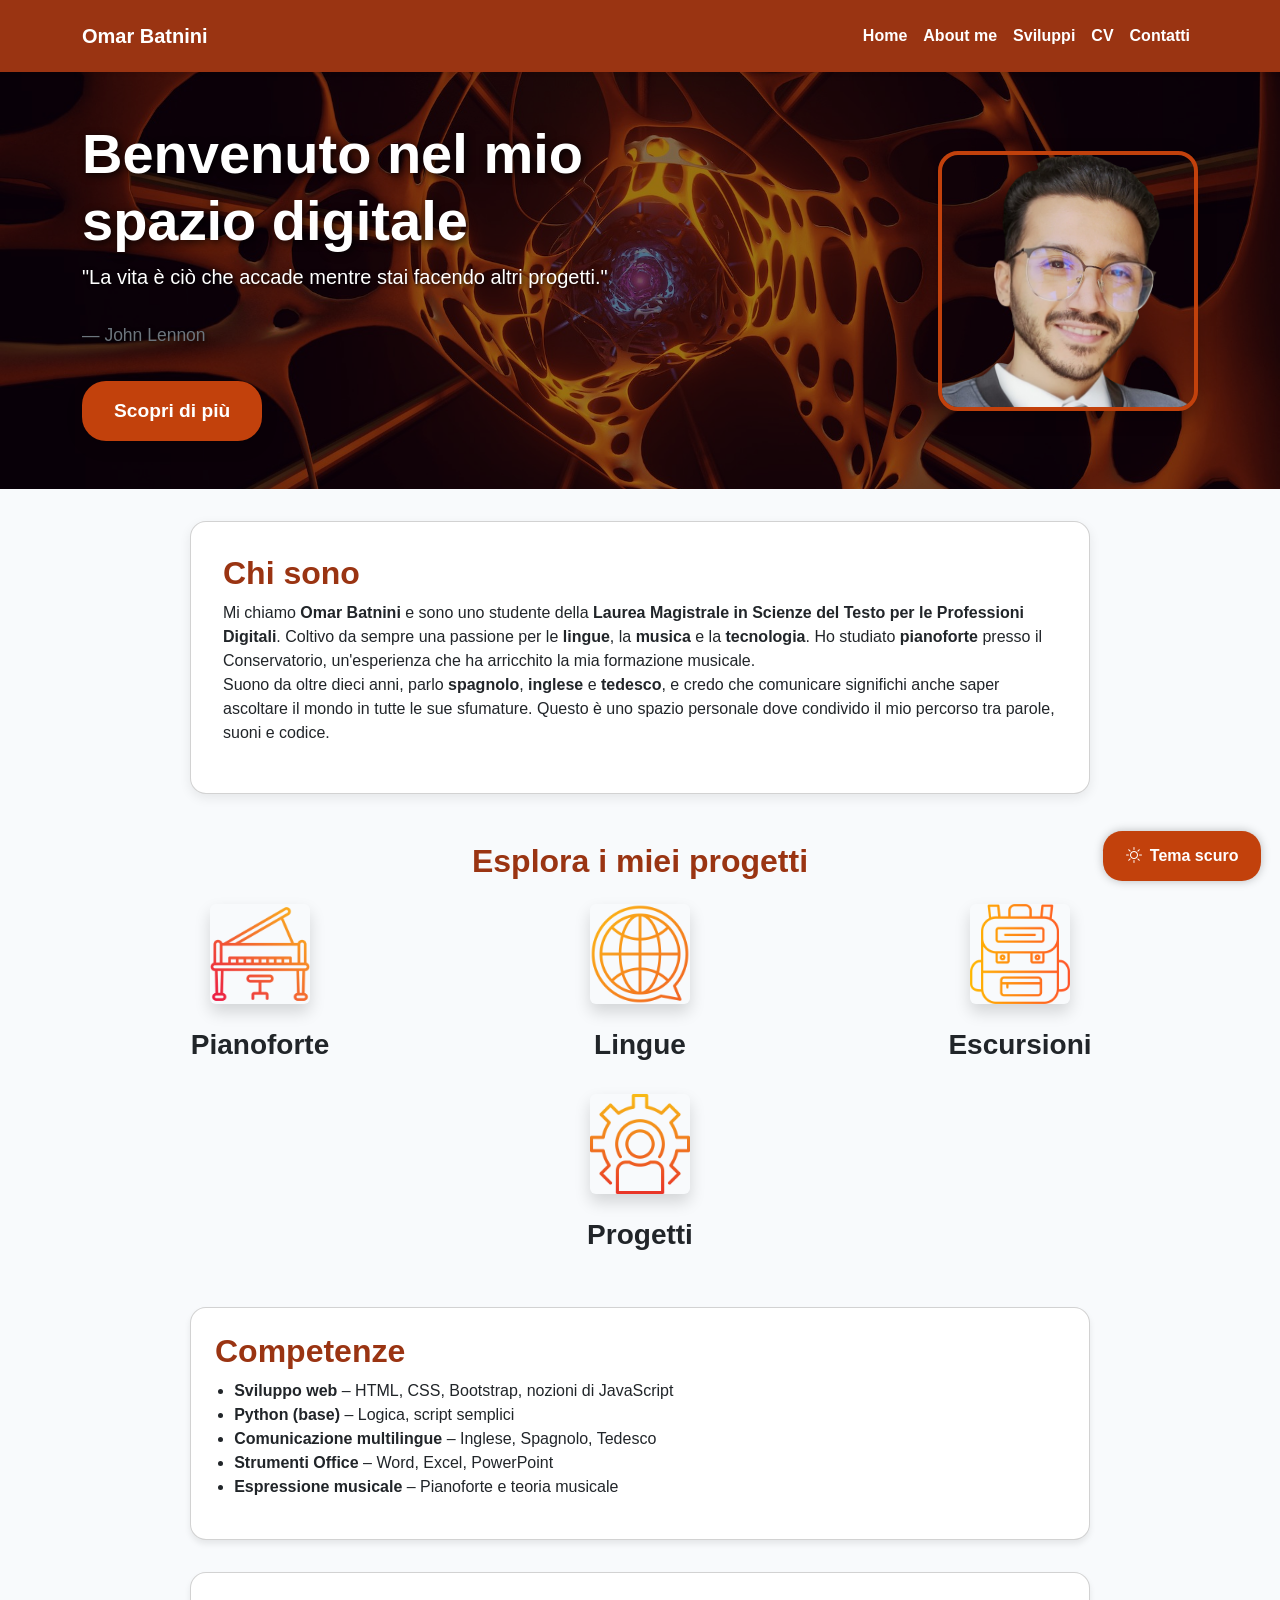
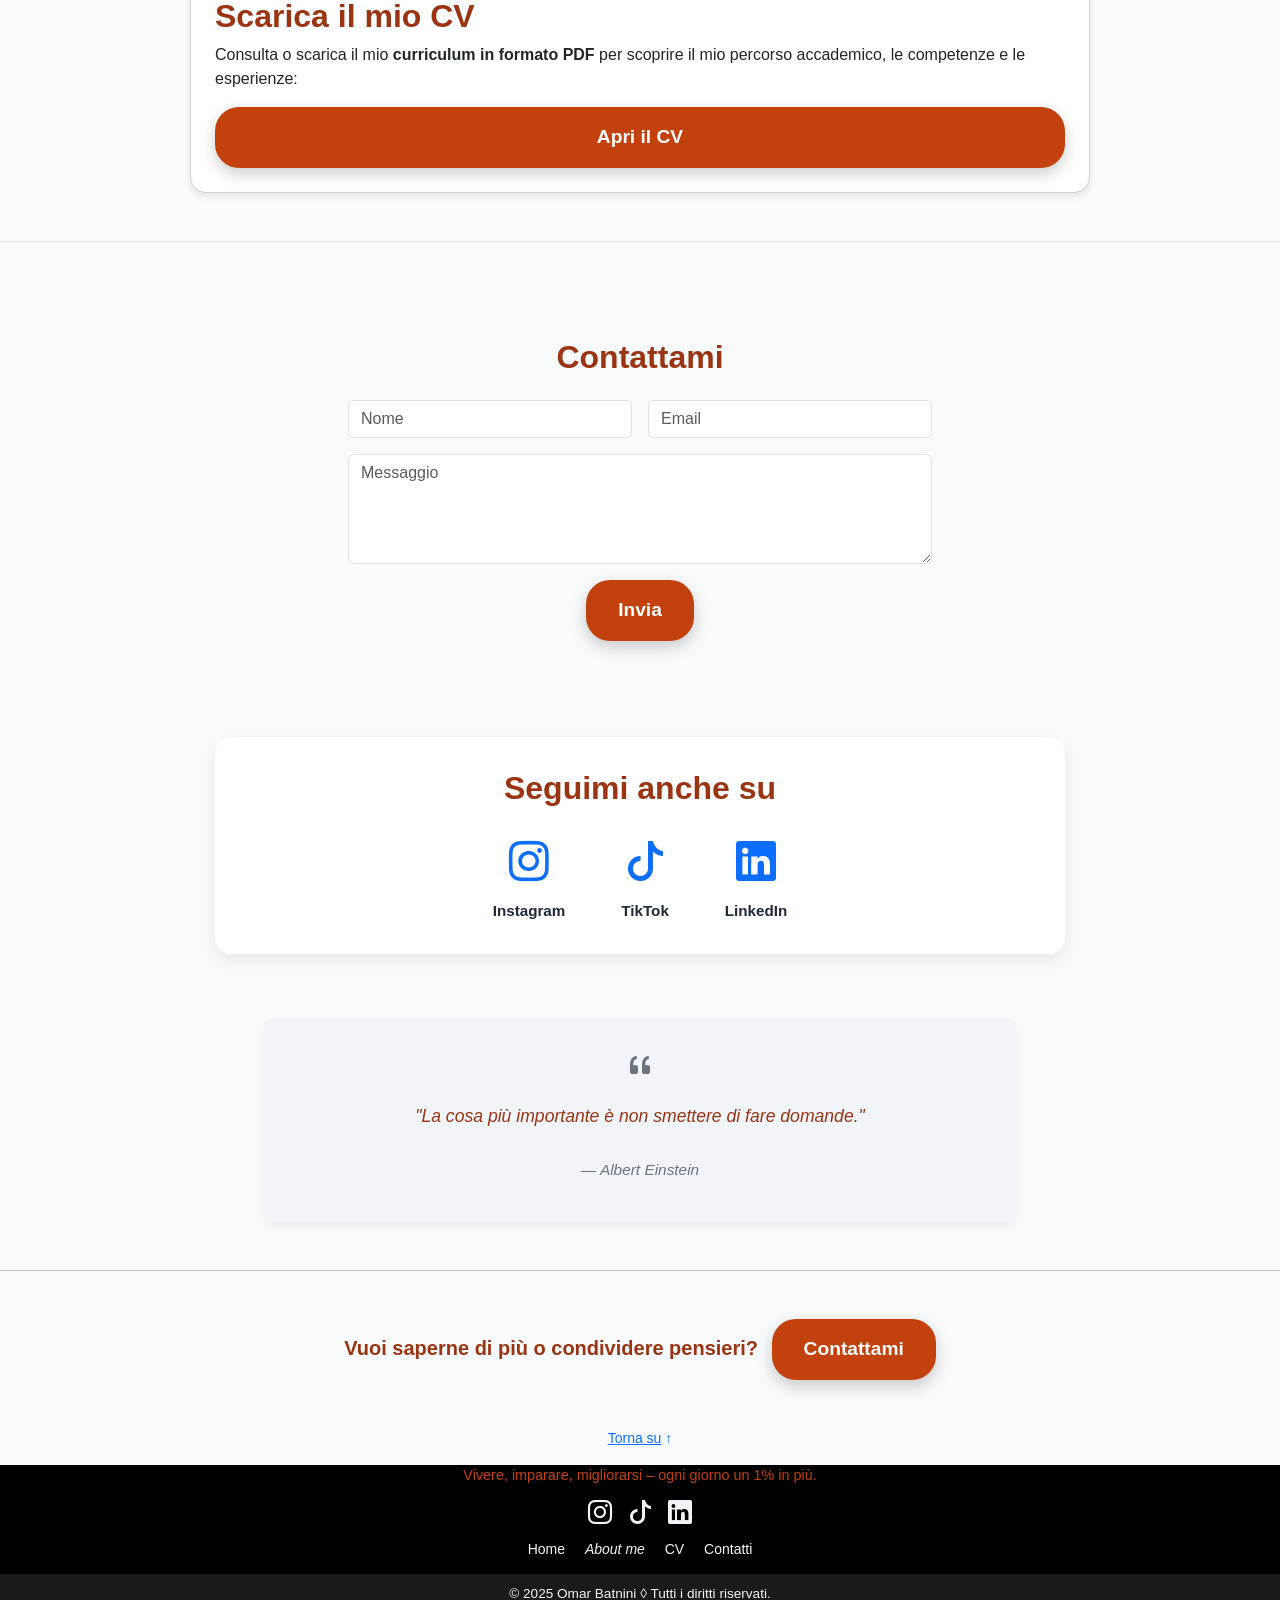
<file: index.html>
<!DOCTYPE html>
<html lang="it">
<head>
<!-- Meta Tags -->
  <meta charset="UTF-8">
  <meta http-equiv="X-UA-Compatible" content="IE=edge">
  <meta name="viewport" content="width=device-width, initial-scale=1">
  <meta http-equiv="Content-Security-Policy" content="default-src 'self'; img-src 'self' data: https:; script-src 'self' https://cdn.jsdelivr.net; style-src 'self' 'unsafe-inline' https://cdn.jsdelivr.net https://cdnjs.cloudflare.com https://fonts.googleapis.com; font-src 'self' https://cdn.jsdelivr.net https://cdnjs.cloudflare.com https://fonts.gstatic.com; connect-src 'self' https:; base-uri 'self'; form-action 'self';">
  <meta name="description" content="Portfolio di uno studente LM-43: carriera accademica, progetti digitali, musica, lingue e sviluppo web.">
  <meta name="keywords" content="Studente LM-43, Scienze del testo, Portfolio, Web Development, Lingue, Musica, Python, HTML, CSS">
  <title>Portfolio – Omar Batnini</title>
<!-- Bootstrap & Icons -->
  <link href="https://cdn.jsdelivr.net/npm/bootstrap@5.3.3/dist/css/bootstrap.min.css" rel="stylesheet">
  <link rel="stylesheet" href="https://cdn.jsdelivr.net/npm/bootstrap-icons@1.11.3/font/bootstrap-icons.min.css">
  <link rel="stylesheet" href="css/style.css">

<!-- Favicon O con fulmine e link per adattare a schermi e device -->
  <link rel="apple-touch-icon" sizes="180x180" href="/apple-touch-icon.png">
  <link rel="icon" type="image/png" sizes="32x32" href="/favicon-32x32.png">
  <link rel="icon" type="image/png" sizes="16x16" href="/favicon-16x16.png">
  <link rel="manifest" href="/site.webmanifest">
  <link rel="icon" href="/favicons/favicon.ico" type="image/x-icon">

<!--Libreria open-source Font awesome per icone-->
  <link rel="stylesheet" href="https://cdnjs.cloudflare.com/ajax/libs/font-awesome/6.4.0/css/all.min.css">

<!-- Google Fonts -->
  <link rel="preconnect" href="https://fonts.googleapis.com">
  <link rel="preconnect" href="https://fonts.gstatic.com" crossorigin>
  <link href="https://fonts.googleapis.com/css2?family=Inter:wght@400;700&display=swap" rel="stylesheet">

<!-- OG Tags -->
  <meta property="og:title" content="Portfolio - Omar Batnini">
  <meta property="og:site_name" content="Portfolio accademico di Omar Batnini">
  <meta property="og:url" content="https://omar_batnini.it">
  <meta property="og:description" content="Lingue, web design, contenuti multimediali e musica. Un percorso creativo e digitale.">
  <meta property="og:type" content="website">
  <meta property="og:image" content="https://omar_batnini.it/preview.jpg">

<!--libreria AOS per animazioni -->
  <link href="https://cdn.jsdelivr.net/npm/aos@2.3.4/dist/aos.css" rel="stylesheet">
  <script src="js/theme-init.js" defer></script>
</head>

<body id="top" data-bs-spy="scroll" data-bs-target="#navbar" data-bs-offset="70" tabindex="0">
<!-- Bottone Dark Mode -->
    <button id="theme-toggle" class="d-flex align-items-center ms-3">
        <i class="bi bi-brightness-high me-2"></i>
        <span class="theme-label">Tema scuro</span>
    </button>
<!-- Navbar -->
<nav id="navbar" class="navbar navbar-expand-lg navbar-light shadow-sm py-3">
  <div class="container">

    <!-- Brand -->
    <a class="navbar-brand fw-bold" href="index.html#hero">Omar Batnini</a>

    <!-- Bottone hamburger -->
    <button class="navbar-toggler  ms-auto" type="button" data-bs-toggle="collapse" data-bs-target="#navbarNav">
      <span class="navbar-toggler-icon"></span>
    </button>

    <!-- Menu navigazione -->
    <div class="collapse navbar-collapse justify-content-end" id="navbarNav">
      <ul class="navbar-nav">
        <li class="nav-item"><a class="nav-link" href="index.html#hero">Home</a></li>
        <li class="nav-item"><a class="nav-link" href="index.html#bio">About me</a></li>
        <li class="nav-item"><a class="nav-link" href="index.html#progetti-interattivi">Sviluppi</a></li>
        <li class="nav-item"><a class="nav-link" href="index.html#cv">CV</a></li>
        <li class="nav-item"><a class="nav-link" href="index.html#contatti">Contatti</a></li>
      </ul>
    </div>

  </div>
</nav>

<main>

<!-- Hero Section -->
<section id="hero" class="py-5 hero-section text-center">
  <div class="container">
    <div class="row align-items-center">
      <div class="col-md-6 text-md-start order-2 order-md-1">
        <h1 class="display-4 fw-bold">Benvenuto nel mio spazio digitale</h1>
        <p class="lead" id="hero-quote"></p>
        <a href="#bio" class="btn btn-outline-orange mt-3">Scopri di più</a>
      </div>
      <div class="col-md-6 text-center text-md-end order-1 order-md-2">
        <img src="./img/home/profile-pic.png" alt="Foto di Omar Batnini, studente di LM-43, pianista e responsabile del sito" class="profile-pic" loading="lazy" fetchpriority="high">
      </div>
    </div>
  </div>
</section>

<!-- Sezione Bio -->
<section id="bio" class="card">
  <h2>Chi sono</h2>
  <p>
    Mi chiamo <strong>Omar Batnini</strong> e sono uno studente della <strong>Laurea Magistrale in Scienze del Testo per le Professioni Digitali</strong>. Coltivo da sempre una passione per le <strong>lingue</strong>, la <strong>musica</strong> e la <strong>tecnologia</strong>. Ho studiato <strong>pianoforte</strong> presso il Conservatorio, un'esperienza che ha arricchito la mia formazione musicale.
    <br>
    Suono da oltre dieci anni, parlo <strong>spagnolo</strong>, <strong>inglese</strong> e <strong>tedesco</strong>, e credo che comunicare significhi anche saper ascoltare il mondo in tutte le sue sfumature. Questo è uno spazio personale dove condivido il mio percorso tra parole, suoni e codice.
  </p>
</section>

<section id="progetti-interattivi" class="container my-5">
  <h2 class="text-center fw-bold mb-4">Esplora i miei progetti</h2>
  <div class="row g-4 justify-content-center">
    <div class="col-md-4 text-center">
      <a href="piano.html" class="text-decoration-none">
        <img src="img/home/icona_piano.png" class="img-fluid rounded shadow icon-style" alt="Icona stilizzata di un pianoforte" loading="lazy">
        <h3 class="mt-2 text-dark">Pianoforte</h3>
      </a>
    </div>
    <div class="col-md-4 text-center">
      <a href="lingue.html" class="text-decoration-none">
        <img src="img/home/icona_lingue.png" class="img-fluid rounded shadow icon-style" alt="Icona stilizzata di un globo con connessioni" loading="lazy">
        <h3 class="mt-2 text-dark">Lingue</h3>
      </a>
    </div>
    <div class="col-md-4 text-center">
      <a href="escursioni.html" class="text-decoration-none">
        <img src="img/home/icona_escursione.png" class="img-fluid rounded shadow icon-style" alt="Icona stilizzata di uno zaino da escursione" loading="lazy">
        <h3 class="mt-2 text-dark">Escursioni</h3>
      </a>
    </div>
    <div class="col-md-3 text-center">
      <a href="progetti.html" class="text-decoration-none">
        <img src="img/home/icona_progetti.png" class="img-fluid rounded shadow icon-style" alt="Icona stilizzata per progetti digitali" loading="lazy">
        <h3 class="mt-2 text-dark">Progetti</h3>
      </a>
    </div>
  </div>
</section>

<section id="skills" class="card">
  <h2>Competenze</h2>
  <ul>
    <li><strong>Sviluppo web</strong> – HTML, CSS, Bootstrap, nozioni di JavaScript</li>
    <li><strong>Python (base)</strong> – Logica, script semplici</li>
    <li><strong>Comunicazione multilingue</strong> – Inglese, Spagnolo, Tedesco</li>
    <li><strong>Strumenti Office</strong> – Word, Excel, PowerPoint</li>
    <li><strong>Espressione musicale</strong> – Pianoforte e teoria musicale</li>
  </ul>
</section>

<section id="cv" class="card">
  <h2>Scarica il mio CV</h2>
  <p>Consulta o scarica il mio <strong>curriculum in formato PDF</strong> per scoprire il mio percorso accademico, le competenze e le esperienze:</p>
  <a href="CV-batnini-omar-studente-LM-43-Digital-Humanist.pdf" target="_blank" class="btn" rel="noopener">Apri il CV</a>
</section>

<hr class="my-5" style="border-top: 1px solid #aaa;">

<section id="contatti" class="py-5">
  <div class="container">
    <h2 class="text-center fw-bold mb-4">Contattami</h2>
    <form action="https://formsubmit.co/batniniomar8@gmail.com" method="POST" class="row g-3 mx-auto" style="max-width: 600px;">
      <input type="text" name="_honey" maxlength="60" style="display:none">
      <input type="hidden" name="_captcha" maxlength="60" value="true">
      <input type="hidden" name="_next" maxlength="60" value="https://gingercat938.github.io/omar-website//thankyou.html">
      <div class="col-md-6">
        <input type="text" name="Nome" class="form-control" placeholder="Nome" maxlength="60" required>
      </div>
      <div class="col-md-6">
        <input type="email" name="Email" class="form-control" placeholder="Email" maxlength="60" required>
      </div>
      <div class="col-12">
        <textarea name="Messaggio" class="form-control" rows="4" placeholder="Messaggio" maxlength="1000" required></textarea>
      </div>
      <div class="col-12 text-center">
        <button type="submit" class="btn btn-orange">Invia</button>
      </div>
    </form>
  </div>
</section>

<section class="follow-card text-center my-5">
  <div class="follow-box mx-auto">
    <h2 class="fw-bold mb-4">Seguimi anche su</h2>
    <div class="d-flex justify-content-center gap-4 flex-wrap">
      <div class="social-icon-group">
        <a href="https://instagram.com/omar_batnini" target="_blank" aria-label="Profilo Instagram di Omar Batnini" class="text-decoration-none text-dark-mode-aware">
          <i class="bi bi-instagram fs-1"></i>
          <div class="social-label">Instagram</div>
        </a>
      </div>
      <div class="social-icon-group">
        <a href="https://tiktok.com/@omarbatnini" target="_blank" aria-label="Profilo TikTok di Omar Batnini" class="text-decoration-none text-dark-mode-aware">
          <i class="bi bi-tiktok fs-1"></i>
          <div class="social-label">TikTok</div>
        </a>
      </div>
      <div class="social-icon-group">
        <a href="https://www.linkedin.com/in/omar-batnini-01b618172/" target="_blank" aria-label="Profilo LinkedIn di Omar Batnini" class="text-decoration-none text-dark-mode-aware">
          <i class="bi bi-linkedin fs-1"></i>
          <div class="social-label">LinkedIn</div>
        </a>
      </div>
    </div>
  </div>
</section>

<section class="text-center my-5">
  <blockquote class="random-citazione mx-auto">
    <i class="bi bi-quote fs-2 text-secondary d-block mb-2"></i>
    <p id="random-quote"></p>
  </blockquote>
</section>

<hr class="my-5">

<section class="container text-center my-5">
  <h2 class="fs-5">
    Vuoi saperne di più o condividere pensieri? <a href="index.html#contatti" class="btn btn-outline-orange ms-2">Contattami</a>
  </h2>
</section>

<section class="text-center">
  <p class="text-center small mt-4">
    <a href="#top" class="text-decoration-none"><u>Torna su</u> ↑</a>
  </p>
</section>

</main>

<footer class="site-footer">
  <hr class="hr-dark-mode">
  <div class="container">
    <!-- Frase -->
    <div class="row">
      <div class="col-12">
        <p class="lead small footer-quote">Vivere, imparare, migliorarsi – ogni giorno un 1% in più.</p>
      </div>
    </div>

<!-- Social -->
  <div class="row mb-2">
    <div class="col-12">
      <div class="d-flex justify-content-center gap-3">
        <a href="https://instagram.com/omar_batnini" target="_blank"><i class="bi bi-instagram footer-icon"></i></a>
        <a href="https://tiktok.com/@omarbatnini" target="_blank"><i class="bi bi-tiktok footer-icon"></i></a>
        <a href="https://www.linkedin.com/in/omar-batnini-01b618172/" target="_blank"><i class="bi bi-linkedin footer-icon"></i></a>
      </div>
    </div>
  </div>

    <!-- Navigazione -->
    <div class="row">
      <div class="col-12">
        <ul class="list-inline small mb-1">
          <li class="list-inline-item mx-2"><a href="index.html#hero" class="footer-link">Home</a></li>
          <li class="list-inline-item mx-2"><a href="index.html#bio" class="footer-link"><i>About me</i></a></li>
          <li class="list-inline-item mx-2"><a href="index.html#cv" class="footer-link">CV</a></li>
          <li class="list-inline-item mx-2"><a href="index.html#contatti" class="footer-link">Contatti</a></li>
        </ul>
      </div>
    </div>
  </div>

  <!-- Banda finale -->
  <div class="footer-bottom">
    © 2025 Omar Batnini ◊ Tutti i diritti riservati.
  </div>
</footer>

<script src="https://cdn.jsdelivr.net/npm/bootstrap@5.3.3/dist/js/bootstrap.bundle.min.js"></script>
<script src="js/scrollspy.js" defer></script>
<script src="js/theme.js" defer></script>
<script src="js/quotes.js" defer></script>
<script src="js/quotes-init.js" defer></script>
</body>
</html>
</file>
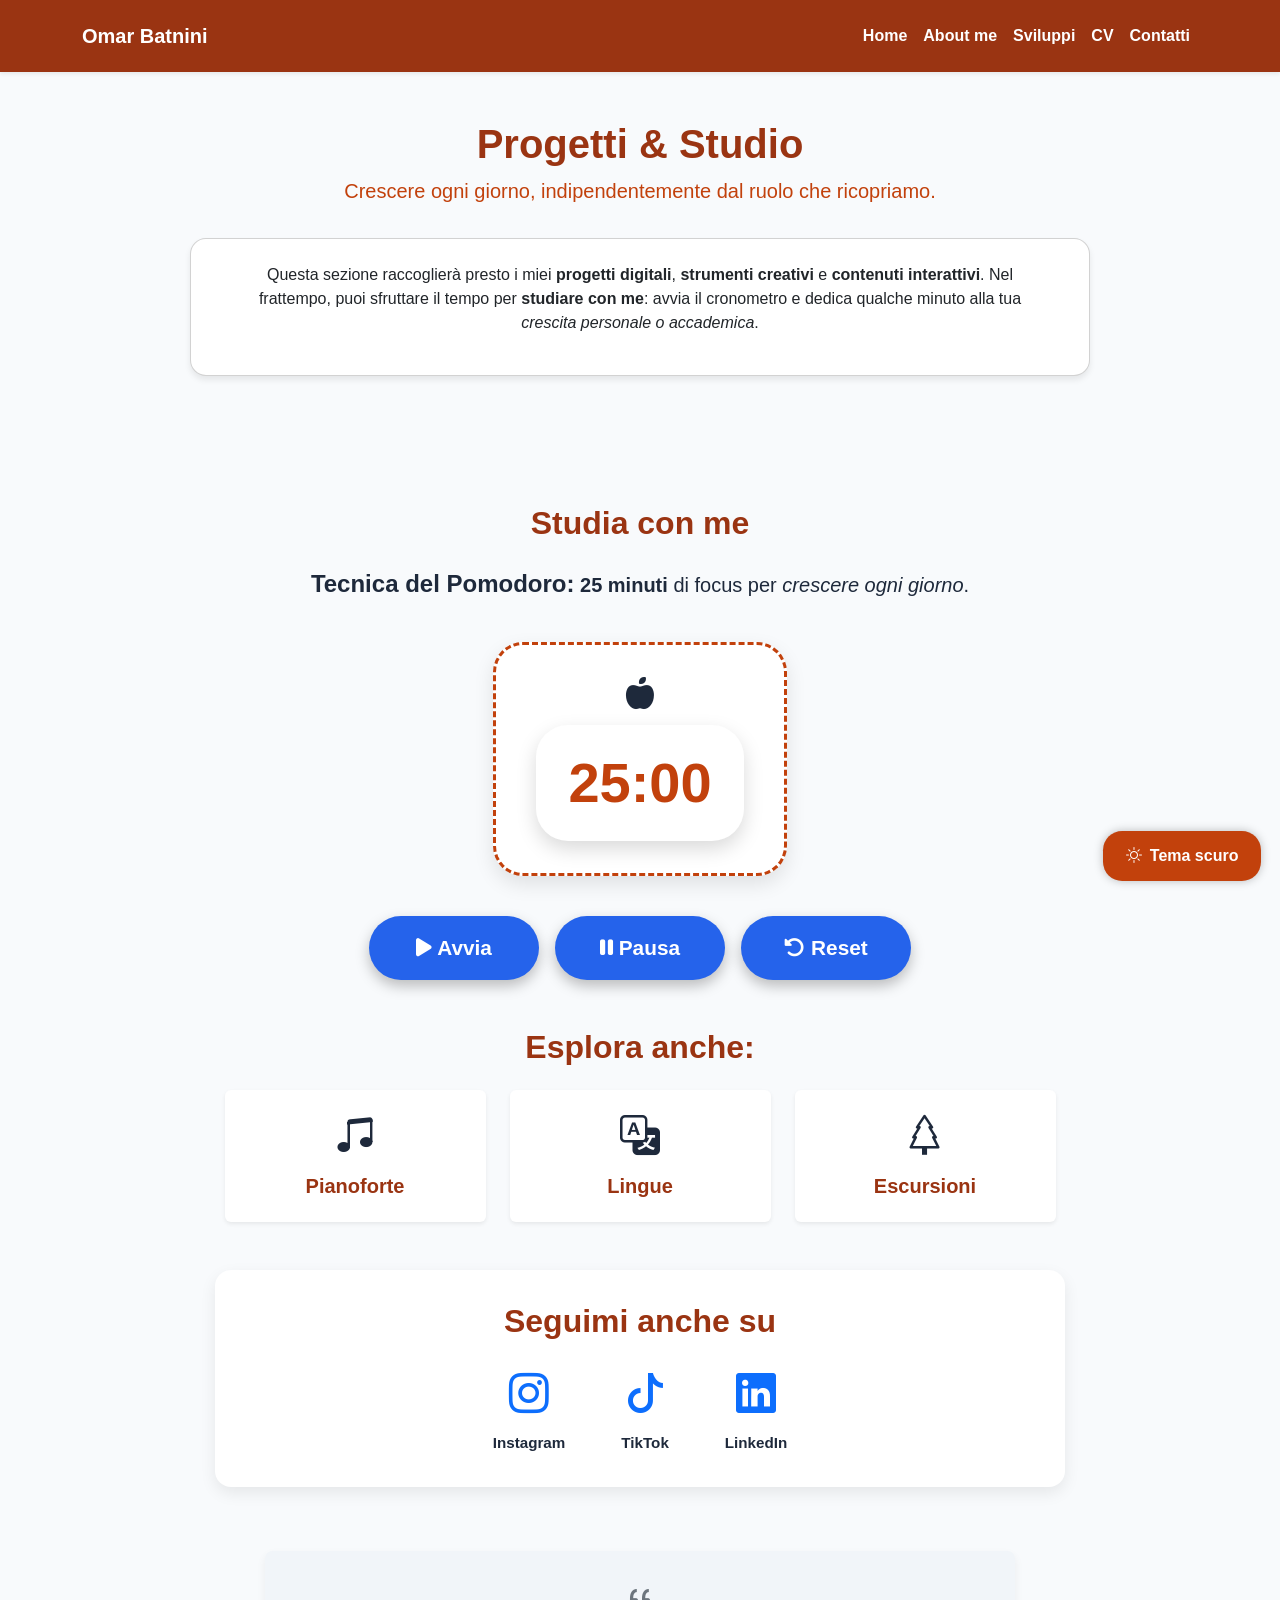
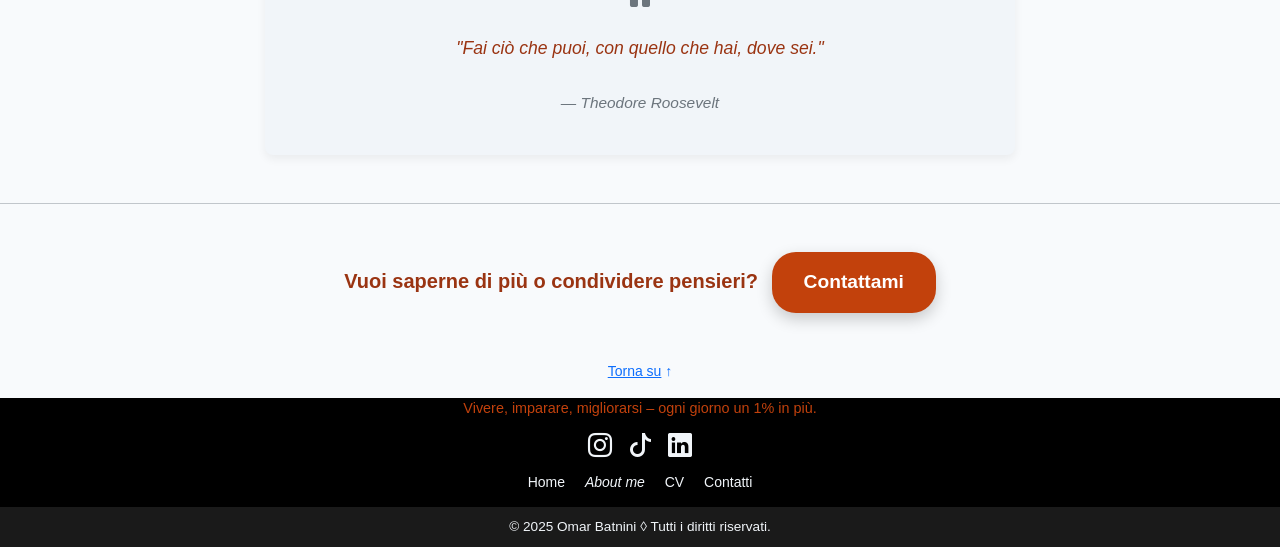
<file: progetti.html>
<!DOCTYPE html>
<html lang="it">
<head>
<!-- Meta Tags -->
  <meta charset="UTF-8">
  <meta http-equiv="X-UA-Compatible" content="IE=edge">
  <meta name="viewport" content="width=device-width, initial-scale=1">
  <meta http-equiv="Content-Security-Policy" content="default-src 'self'; img-src 'self' data: https:; script-src 'self' https://cdn.jsdelivr.net; style-src 'self' 'unsafe-inline' https://cdn.jsdelivr.net https://cdnjs.cloudflare.com https://fonts.googleapis.com; font-src 'self' https://cdn.jsdelivr.net https://cdnjs.cloudflare.com https://fonts.gstatic.com; connect-src 'self' https:; base-uri 'self'; form-action 'self';">
  <meta name="description" content="Portfolio di uno studente LM-43: carriera accademica, progetti digitali, musica, lingue e sviluppo web.">
  <meta name="keywords" content="Studente LM-43, Scienze del testo, Portfolio, Web Development, Lingue, Musica, Python, HTML, CSS">
  <title>Progetti & Studio – Omar Batnini</title>

<!-- Bootstrap & Icons -->
  <link href="https://cdn.jsdelivr.net/npm/bootstrap@5.3.3/dist/css/bootstrap.min.css" rel="stylesheet">
  <link rel="stylesheet" href="https://cdn.jsdelivr.net/npm/bootstrap-icons@1.11.3/font/bootstrap-icons.min.css">
  <link rel="stylesheet" href="css/style.css">

<!-- Favicon O con fulmine e link per adattare a schermi e device -->
  <link rel="apple-touch-icon" sizes="180x180" href="/apple-touch-icon.png">
  <link rel="icon" type="image/png" sizes="32x32" href="/favicon-32x32.png">
  <link rel="icon" type="image/png" sizes="16x16" href="/favicon-16x16.png">
  <link rel="manifest" href="/site.webmanifest">
  <link rel="icon" href="/favicons/favicon.ico" type="image/x-icon">

<!--Libreria open-source Font awesome per icone-->
  <link rel="stylesheet" href="https://cdnjs.cloudflare.com/ajax/libs/font-awesome/6.4.0/css/all.min.css">

<!-- Google Fonts -->
  <link rel="preconnect" href="https://fonts.googleapis.com">
  <link rel="preconnect" href="https://fonts.gstatic.com" crossorigin>
  <link href="https://fonts.googleapis.com/css2?family=Inter:wght@400;700&display=swap" rel="stylesheet">

<!-- OG Tags -->
  <meta property="og:title" content="Portfolio - Omar Batnini">
  <meta property="og:site_name" content="Portfolio accademico di Omar Batnini">
  <meta property="og:url" content="https://omar_batnini.it">
  <meta property="og:description" content="Lingue, web design, contenuti multimediali e musica. Un percorso creativo e digitale.">
  <meta property="og:type" content="website">
  <meta property="og:image" content="https://omar_batnini.it/preview.jpg">

<!--libreria AOS per animazioni -->
  <link href="https://cdn.jsdelivr.net/npm/aos@2.3.4/dist/aos.css" rel="stylesheet">
  <script src="js/theme-init.js" defer></script>
</head>

<body id="top" data-bs-spy="scroll" data-bs-target="#navbar" data-bs-offset="70" tabindex="0">
<!-- Bottone Dark Mode -->
    <button id="theme-toggle" class="d-flex align-items-center ms-3">
        <i class="bi bi-brightness-high me-2"></i>
        <span class="theme-label">Tema scuro</span>
    </button>
<!-- Navbar -->
<nav id="navbar" class="navbar navbar-expand-lg navbar-light shadow-sm py-3">
  <div class="container">

    <!-- Brand -->
    <a class="navbar-brand fw-bold" href="index.html#hero">Omar Batnini</a>

    <!-- Bottone hamburger -->
    <button class="navbar-toggler  ms-auto" type="button" data-bs-toggle="collapse" data-bs-target="#navbarNav">
      <span class="navbar-toggler-icon"></span>
    </button>

    <!-- Menu navigazione -->
    <div class="collapse navbar-collapse justify-content-end" id="navbarNav">
      <ul class="navbar-nav">
        <li class="nav-item"><a class="nav-link" href="index.html#hero">Home</a></li>
        <li class="nav-item"><a class="nav-link" href="index.html#bio">About me</a></li>
        <li class="nav-item"><a class="nav-link" href="index.html#progetti-interattivi">Sviluppi</a></li>
        <li class="nav-item"><a class="nav-link" href="index.html#cv">CV</a></li>
        <li class="nav-item"><a class="nav-link" href="index.html#contatti">Contatti</a></li>
      </ul>
    </div>

  </div>
</nav>

<main>

<!-- Hero -->
<section class="py-5 text-center">
  <div class="container">
    <h1 class="fw-bold">Progetti & Studio</h1>
    <p class="lead">Crescere ogni giorno, indipendentemente dal ruolo che ricopriamo.</p>
    <div class="card">
    <p class="mx-auto" style="max-width: 800px;">
      Questa sezione raccoglierà presto i miei <strong>progetti digitali</strong>, <strong>strumenti creativi</strong> e <strong>contenuti interattivi</strong>.
Nel frattempo, puoi sfruttare il tempo per <strong>studiare con me</strong>: avvia il cronometro e dedica qualche minuto alla tua <em>crescita personale o accademica</em>.
    </p>
    </div>
  </div>
</section>

<!-- Cronometro countdown Pomodoro Technique 25 min -->
<section class="container text-center my-5">
  <h2 class="fw-bold mb-4 text-orange">Studia con me</h2>
  <p class="fs-5"> <big><strong>Tecnica del Pomodoro:</strong></big> <strong>25 minuti</strong> di focus per <em>crescere ogni giorno</em>.</p>
  
  <div class="pomodoro-wrapper d-inline-block my-4">
    <i class="fas fa-apple-alt fa-2x mb-3 text-orange"></i>
    <div id="pomodoro-timer" class="pomodoro-timer">25:00</div>
  </div>

  <div class="d-flex justify-content-center gap-3 mt-3 flex-wrap">
    <button class="btn-pomodoro">
      <i class="fas fa-play"></i> Avvia
    </button>
    <button class="btn-pomodoro">
      <i class="fas fa-pause"></i> Pausa
    </button>
    <button class="btn-pomodoro">
      <i class="fas fa-rotate-left"></i> Reset
    </button>
  </div>
</section>

<!-- Link ad altre passioni con card-->
<section class="container text-center my-5">
  <h2 class="fw-bold mb-4">Esplora anche:</h2>
  <div class="row justify-content-center g-4">
    <div class="col-md-3 col-6">
      <a href="piano.html" class="card-link d-block p-3 rounded shadow-sm h-100 text-decoration-none">
        <i class="bi bi-music-note-beamed fs-1 text-orange"></i>
        <h5 class="mt-2">Pianoforte</h5>
      </a>
    </div>
    <div class="col-md-3 col-6">
      <a href="lingue.html" class="card-link d-block p-3 rounded shadow-sm h-100 text-decoration-none">
        <i class="bi bi-translate fs-1 text-orange"></i>
        <h5 class="mt-2">Lingue</h5>
      </a>
    </div>
    <div class="col-md-3 col-6">
      <a href="escursioni.html" class="card-link d-block p-3 rounded shadow-sm h-100 text-decoration-none">
        <i class="bi bi-tree fs-1 text-orange"></i>
        <h5 class="mt-2">Escursioni</h5>
      </a>
    </div>
  </div>
</section>

<!--rinvio ai social con "Seguimi anche su"-->
<section class="follow-card text-center my-5">
  <div class="follow-box mx-auto">
    <h2 class="fw-bold mb-4">Seguimi anche su</h2>
    <div class="d-flex justify-content-center gap-4 flex-wrap">
      <div class="social-icon-group">
        <a href="https://instagram.com/omar_batnini" target="_blank" class="text-decoration-none text-dark-mode-aware">
          <i class="bi bi-instagram fs-1"></i>
          <div class="social-label">Instagram</div>
        </a>
      </div>
      <div class="social-icon-group">
        <a href="https://tiktok.com/@omarbatnini" target="_blank" class="text-decoration-none text-dark-mode-aware">
          <i class="bi bi-tiktok fs-1"></i>
          <div class="social-label">TikTok</div>
        </a>
      </div>
      <div class="social-icon-group">
          <a href="https://www.linkedin.com/in/omarbatnini" target="_blank" class="text-decoration-none text-dark-mode-aware">
        <i class="bi bi-linkedin fs-1"></i>
        <div class="social-label">LinkedIn</div>
          </a>
      </div>
    </div>
  </div>
</section>

<!-- Citazione random -->
<section class="text-center my-5">
  <blockquote class="random-citazione mx-auto">
    <i class="bi bi-quote fs-2 text-secondary d-block mb-2"></i>
    <p id="random-quote"></p>
  </blockquote>
</section>

<!-- Separatore visivo -->
<hr class="my-5">

<!-- Riferimento ai contatti -->
<section class="container text-center my-5">
  <h2 class="fs-5">
    Vuoi saperne di più o condividere pensieri? <a href="index.html#contatti" class="btn btn-outline-orange ms-2">Contattami</a>
  </h2>
</section>

<!-- Torna su -->
<section class="text-center">
  <p class="text-center small mt-4">
    <a href="#top" class="text-decoration-none"><u>Torna su</u> ↑</a>
  </p>
</section>

</main>

<footer class="site-footer">
  <hr class="hr-dark-mode">
  <div class="container">
    <!-- Frase -->
    <div class="row">
      <div class="col-12">
        <p class="lead small footer-quote">Vivere, imparare, migliorarsi – ogni giorno un 1% in più.</p>
      </div>
    </div>

<!-- Social -->
  <div class="row mb-2">
    <div class="col-12">
      <div class="d-flex justify-content-center gap-3">
        <a href="https://instagram.com/omar_batnini" target="_blank"><i class="bi bi-instagram footer-icon"></i></a>
        <a href="https://tiktok.com/@omarbatnini" target="_blank"><i class="bi bi-tiktok footer-icon"></i></a>
        <a href="https://www.linkedin.com/in/omar-batnini-01b618172/" target="_blank"><i class="bi bi-linkedin footer-icon"></i></a>
      </div>
    </div>
  </div>

    <!-- Navigazione -->
    <div class="row">
      <div class="col-12">
        <ul class="list-inline small mb-1">
          <li class="list-inline-item mx-2"><a href="index.html#hero" class="footer-link">Home</a></li>
          <li class="list-inline-item mx-2"><a href="index.html#bio" class="footer-link"><i>About me</i></a></li>
          <li class="list-inline-item mx-2"><a href="index.html#cv" class="footer-link">CV</a></li>
          <li class="list-inline-item mx-2"><a href="index.html#contatti" class="footer-link">Contatti</a></li>
        </ul>
      </div>
    </div>
  </div>

  <!-- Banda finale -->
  <div class="footer-bottom">
    © 2025 Omar Batnini ◊ Tutti i diritti riservati.
  </div>
</footer>

<script src="https://cdn.jsdelivr.net/npm/bootstrap@5.3.3/dist/js/bootstrap.bundle.min.js"></script>
<script src="js/scrollspy.js" defer></script>
<script src="js/theme.js" defer></script>
<script src="js/quotes.js" defer></script>
<script src="js/quotes-init.js" defer></script>
<script src="js/pomodoro.js" defer></script>
</body>
</html>
</file>
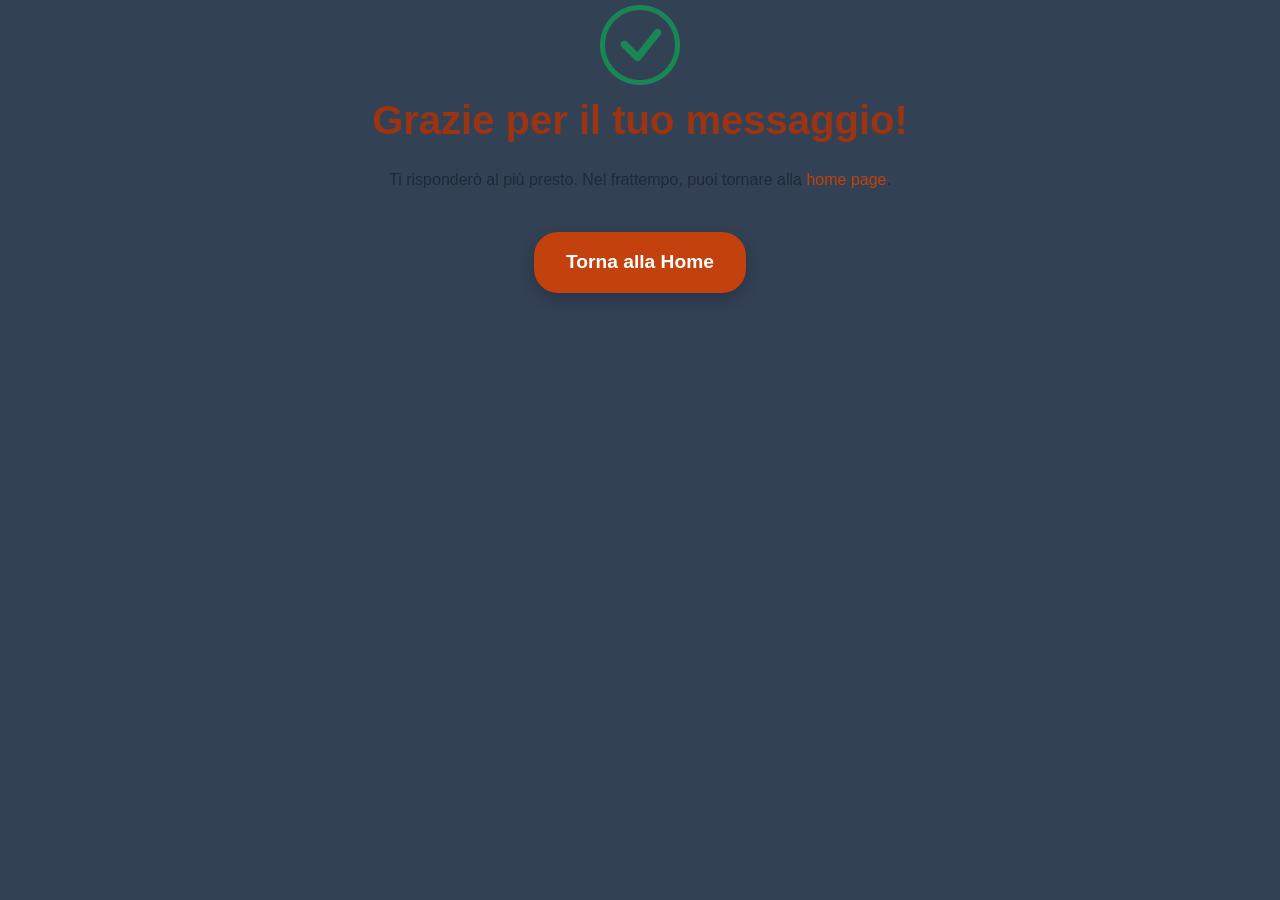
<file: thankyou.html>
<!DOCTYPE html>
<html lang="it">
<head>
  <meta charset="UTF-8">
  <title>Grazie per il tuo messaggio</title>
  <meta name="viewport" content="width=device-width, initial-scale=1">
  <link href="https://cdn.jsdelivr.net/npm/bootstrap@5.3.3/dist/css/bootstrap.min.css" rel="stylesheet">
  <link rel="stylesheet" href="css/style.css">
  <link rel="stylesheet" href="https://cdn.jsdelivr.net/npm/bootstrap-icons@1.10.5/font/bootstrap-icons.css">
<! -- Content Security Policy per sicurezza -->
  <meta http-equiv="Content-Security-Policy" content="default-src 'self' https: data:; script-src 'self' https:; style-src 'self' https: 'unsafe-inline';">
</head>
<body class="d-flex flex-column justify-content-center align-items-center text-center" style="min-height: 100vh; background-color: var(--primary-bg); color: var(--primary-text);">

<main aria-label="Conferma invio">
  <i class="bi bi-check-circle text-success display-1 mb-4"></i>
  <h1 class="mb-4">Grazie per il tuo messaggio!</h1>
  <p>Ti risponderò al più presto. Nel frattempo, puoi tornare alla <a href="index.html#contatti" class="text-decoration-none" style="color: var(--accent-color);">home page</a>.</p>
  <a href="index.html" class="btn btn-orange mt-4">Torna alla Home</a>
</main>
</body>
</html>
</file>
<file: css/style.css>
/* =======================================
   VARIABILI CSS E COLORI BASE
======================================= */

:root {
  --primary-bg: #334155;                  /* Grigio-blu profondo (sfondo generale) */
  --primary-text: #1e293b;                /* Testo primario scuro */
  --accent-color: #c2410c;                /* Arancione bruciato (bottoni, titoli) */
  --accent-color-light: #fca96a;          /* Arancione chiaro (hover, ombreggiature) */
  --secondary-accent-color: #2563eb;      /* Blu vivo per link/icone */
  --navbar-bg: #9a3412;                   /* Marrone-arancio scuro (navbar) */
  --card-bg: #ffffff;                     /* Bianco */
  --card-shadow: rgba(0, 0, 0, 0.08);     /* Ombra soft */
  --dark-bg: #0f172a;                     /* Sfondo dark mode */
  --light-text: #f1f5f9;                  /* Testo chiaro su sfondo scuro */
  --dark-card: #1e293b;                   /* Card in dark mode */
  --dark-border: #334155;                 /* Bordo visibile ma soft */
  --accent-color-dark: #9a3412;           /* Variante più scura dell'accent */
  --bg-main: #f8fafc;                     /* Sfondo chiaro uniforme */
  --section-bg: #f1f5f9;                  /* Sezioni alternate */
}



/* =======================================
   BODY E FONT BASE
======================================= */
/* =======================================
   Scorrimento fluido tra i link interni con ancoraggio e smooth scrolling
======================================= */
html {
  scroll-behavior: smooth;
}
html.dark-mode {
  --primary-bg: #0f172a;
  --primary-text: #f1f5f9;
  /* Altre variabili per la modalità scura */
}

html.light-mode {
  --primary-bg: #f8fafc;
  --primary-text: #1e293b;
  /* Altre variabili per la modalità chiara */
}
body {
  margin: 0;
  font-family: 'Segoe UI', sans-serif;
  background-color: var(--bg-main);
  color: var(--primary-text);
  transition: background-color 0.4s ease, color 0.4s ease;
/*aggiunto per il footer che non stava giù con poco contenuto in progetti.html*/
  display: flex;
  flex-direction: column;
  min-height: 100vh;
  /* Per far funzionare scrollspy */
    position: relative;

}
main {
  flex: 1;
}

/* =======================================
   HEADER E IMMAGINE PROFILO
======================================= */
header {
  display: flex;
  align-items: center;
  padding: 2rem;
  gap: 2rem;
  flex-wrap: wrap;
  justify-content: center;
}

header img {
  width: 150px;
  height: 150px;
  border-radius: 50%;
  object-fit: cover;
  border: 4px solid var(--accent-color);
}

.intro {
  max-width: 600px;
}

/* =======================================
   TITOLI
======================================= */
h1, h2, h3, h5 {
  color: var(--navbar-bg);
  margin-bottom: 0.5rem;
  font-weight: bold;
}
/* =======================================
   NAVBAR
======================================= */
.navbar {
  position: sticky;
  top: 0;
  z-index: 1030;
  background-color: var(--navbar-bg);
  padding: 1rem;
  display: flex;
  justify-content: center;
  gap: 2rem;
  flex-wrap: wrap;
}

.navbar a {
  color: white !important;
  text-decoration: none;
  font-weight: bold;
}

.navbar a:hover {
  text-decoration: underline;
}
/*per il bottone dark mode*/
.navbar #theme-toggle {
  background-color: var(--navbar-bg);
  color: var(--light-text);
  border: none;
}
.navbar #theme-toggle:hover {
  background-color: var(--accent-color-dark);
}
/* =======================================
   NAVBAR SCROLLSPY : ma non funziona, tolto id="nav" e altro
   .navbar-nav .nav-link.active {
  color: var(--accent-color-light) !important;
  border-bottom: 2px solid var(--accent-color-light);
}
======================================= */


/* =======================================
   HERO SECTION*/
.hero-section {
  position: relative;
  background-image: url('../img/home/hero-bg.jpg'); /* URL dell'immagine di sfondo hero */
  background-size: cover;
  background-position: center;
  background-repeat: no-repeat;
  color: var(--primary-text);
}

.hero-section h1,
.hero-section .lead {
  text-shadow: 2px 2px 4px rgba(0, 0, 0, 0.5);
  
}

.lead {
  color: var(--accent-color); 
}

.hero-section::before {
  content: "";
  position: absolute;
  inset: 0;
  background: rgba(0, 0, 0, 0.4); /* ombra sopra l'immagine */
  z-index: 0;
}
.hero-section .container {
  position: relative;
  z-index: 1;
}
/* =======================================
   IMMAGINE PROFILO*/
   .profile-pic {
    width: 100%;
    max-width: 260px;
    height: auto;
    aspect-ratio: 1/1;
    border-radius: 20px;
    border: 4px solid var(--accent-color);
    object-fit: cover;
    object-position: center top;
    margin-right: 0;
    box-shadow: 0 6px 18px rgba(0, 0, 0, 0.25);
  }
  .profile-pic:hover {
  transform: scale(1.03);
  transition: transform 0.3s ease;
}
/* =======================================
   SEZIONE BIO
======================================= */
#bio {
  box-shadow: 0 4px 12px var(--card-shadow);
  border-radius: 1rem;
  padding: 2rem;
  background-color: var(--card-bg);
  margin: 2rem auto;
  max-width: 900px;
}

/* =======================================
   CARD GENERICA (COMPETENZE E CV)
======================================= */
.card {
  background-color: var(--card-bg);
  box-shadow: 0 4px 6px var(--card-shadow);
  border-radius: 1rem;
  padding: 1.5rem;
  margin: 2rem auto;
  max-width: 900px;
  transition: background-color 0.3s ease, box-shadow 0.3s ease;
}
/* =======================================
   CAROUSEL
   =======================================*/
/* Stili comuni per entrambi i caroselli */
.carousel-custom {
  background-color: var(--section-bg);
  padding: 1rem;
  border-radius: 1rem;
  max-width: 800px;
  margin: 0 auto;
}

.carousel-custom .carousel-item img {
  max-height: 480px; /* Altezza più contenuta */
  width: auto;
  max-width: 100%;
  object-fit: contain; /* Lascia margini laterali come in lingue.html */
  display: block;
  margin: 0 auto;
}
/* Mettiamo le freccette laterali su sfondo bianco e le inseriamo in svg*/
.carousel-custom .carousel-control-prev-icon,
.carousel-custom .carousel-control-next-icon {
  background-image: url("data:image/svg+xml,%3Csvg xmlns='http://www.w3.org/2000/svg' fill='%231e293b' viewBox='0 0 16 16'%3E%3Cpath d='M8.354 1.146a.5.5 0 0 0-.708 0L2.5 6.293a.5.5 0 0 0 0 .707L7.646 12.5a.5.5 0 0 0 .708-.707L3.207 7.5H13.5a.5.5 0 0 0 0-1H3.207l4.147-4.293a.5.5 0 0 0 0-.707z'/%3E%3C/svg%3E");
}
/* =======================================
   LISTE E TESTO
======================================= */
ul {
  padding-left: 1.2rem;
}
/*Citazione Random PHP*/
.random-citazione {
  font-style: italic;
  font-size: 1.1rem;
  padding: 1.5rem;
  text-align: center;
  margin: 4rem auto 2rem;
  max-width: 750px;
  border-radius: 0.5rem;
  background-color: var(--section-bg);
  color: var(--accent-color-dark);
  box-shadow: 0 4px 10px rgba(0,0,0,0.06);
}
/* ==========================================
  Per aumentare leggermente visibilità con altezza linea*/
.random-citazione {
  line-height: 1.6;
}
/* =======================================
   ICONE E IMMAGINI
======================================= */
.icon-style {
  max-width: 100px;
  height: auto;
  margin-bottom: 1rem;
  display: inline-block;
  transition: transform 0.3s ease; /* aggiunto per animazione */
}

.icon-style:hover {
  transform: scale(1.05); /* zoom leggero al passaggio del mouse */
}

/*ingrandimento immagini e altre caratteristiche*/
img {
  transition: transform 0.3s ease;
}
.img-fluid {
  width: 100%;
  height: auto;
}
.row.text-center img {
  width: 100%;
  height: auto;
  border-radius: 0.5rem;
  box-shadow: 0 6px 16px rgba(0, 0, 0, 0.15);
  transition: transform 0.3s ease;
}

.row.text-center img:hover {
  transform: scale(1.03);
}
.esplora-icon {
  color: var(--accent-color); /* Arancione personalizzato */
  transition: transform 0.3s ease, color 0.3s ease;
}
/*sollevamento icone e cambio colo al passaggio*/
.esplora-icon:hover {
  transform: translateY(-6px); /* Verso l’alto */
  color: var(--accent-color-light); /* Variante più chiara */
}
/* =======================================
   TOGGLE DARK MODE BUTTON
======================================= */
/* =======================================
   STILE UNIFICATO PER TUTTI I BOTTONI
   (compresi toggle e pulsanti principali)
   Effetto hover + focus con ingrandimento
========================================= */
.btn,
.toggle-button{
  display: inline-block;
  padding: 1rem 2rem;
  font-size: 1.2rem;
  background-color: var(--accent-color);
  color: white;
  border-radius: 1.5rem;
  font-weight: bold;
  border: none;
  cursor: pointer;
  box-shadow: 0 6px 16px rgba(0,0,0,0.2);
  transition: transform 0.3s ease, background-color 0.3s ease, box-shadow 0.3s ease;
  text-decoration: none;
}

.btn:hover,
.btn:focus,
.btn:active,
.toggle-button:hover,
.toggle-button:focus,
.toggle-button:active{
  background-color: var(--accent-color-dark);
  color: white;
  transform: scale(1.05);
  box-shadow: 0 8px 24px rgba(0, 0, 0, 0.3);
  outline: none;
}
/* rendiamo anche accessibile via tastiera il sito, e navighiamo tra i bottoni con Tab!*/
.btn:focus-visible {
  outline: 3px solid var(--secondary-accent-color);
  outline-offset: 2px;
}
/*CSS per il cronometro di studio in progetti*/
.study-timer-display {
  font-size: 2.5rem;
  font-weight: bold;
  padding: 1rem 2rem;
  background-color: var(--section-bg);
  color: var(--accent-color-dark);
  border-radius: 1rem;
  box-shadow: 0 4px 10px rgba(0,0,0,0.1);
  display: inline-block;
}

.btn-timer {
  background-color: var(--secondary-accent-color);
  color: white;
  border: none;
  padding: 0.6rem 1.4rem;
  font-weight: bold;
  border-radius: 1rem;
  margin: 0.5rem;
  font-size: 1rem;
  transition: all 0.3s ease;
}

.btn-timer:hover {
  transform: scale(1.05);
  background-color: #1d4ed8; /* più scuro */
}

.pomodoro-timer {
  font-size: 3.5rem;
  font-weight: bold;
  background-color: #fff;
  color: var(--accent-color);
  padding: 1rem 2rem;
  border-radius: 2rem;
  box-shadow: 0 8px 20px rgba(0, 0, 0, 0.15);
}

.pomodoro-wrapper {
  background: var(--card-bg);
  border: 3px dashed var(--accent-color);
  padding: 2rem 2.5rem;
  border-radius: 30px;
  box-shadow: 0 8px 20px rgba(0, 0, 0, 0.1);
}

.btn-pomodoro {
  background-color: var(--secondary-accent-color);
  color: white;
  font-weight: bold;
  font-size: 1.3rem;
  padding: 1rem 2.5rem;
  border: none;
  border-radius: 2rem;
  box-shadow: 0 6px 14px rgba(0, 0, 0, 0.25);
  transition: transform 0.2s ease, box-shadow 0.25s ease;
  min-width: 170px; /* larghezza minima per coerenza */
}

.btn-pomodoro:hover {
  transform: scale(1.06);
  background-color: #1e40af;
  box-shadow: 0 8px 20px rgba(0, 0, 0, 0.3);
}
/* =======================================
   Immagine Gatto
======================================= */
.gatto-profilo {
  max-width: 320px;
  width: 100%;
  height: auto;
  display: block;
  margin: 0 auto;
  border-radius: 1rem;
  box-shadow: 0 6px 20px rgba(0, 0, 0, 0.2);
  object-fit: cover;
  transition: transform 0.3s ease;
}

.gatto-profilo:hover {
  transform: scale(1.03);
}
/*Per la citazioni*/
.citazione {
  font-style: italic;
  font-size: 1.2rem;
  color: var(--primary-text);
  max-width: 600px;
  padding: 1.5rem;
  border-left: 4px solid var(--accent-color);
  background-color: transparent;
}
/*Per la card con i link ad altri progetti*/

.card-link {
  background-color: var(--card-bg);
  color: var(--primary-text);
  transition: transform 0.3s ease, box-shadow 0.3s ease;
}

.card-link:hover {
  transform: translateY(-4px);
  box-shadow: 0 6px 20px rgba(0, 0, 0, 0.1);
  color: var(--accent-color);
  text-decoration: none;
}

.card-link i {
  display: block;
  margin-bottom: 0.5rem;
}


/* =======================================
   SOCIAL ICONS
======================================= */
.social-links {
  display: flex;
  justify-content: center;
  gap: 1rem;
  margin-bottom: 2rem;
}

.social-links a {
  color: var(--accent-color);
  font-size: 1.5rem;
  text-decoration: none;
}

/* =======================================
   FOOTER
======================================= */
.site-footer {
  background-color: #000 !important;
  color: var(--light-text);
  text-align: center;
  margin-top: 0px;
  margin-bottom: 0;
}

.site-footer .footer-quote {
  margin-bottom: 8px;
  font-size: 0.9rem;
}

.footer-icon {
  font-size: 1.5rem;
  color: var(--light-text);
}

.footer-icon:hover {
  color: var(--accent-color);
}

.footer-link {
  color: var(--light-text);
  text-decoration: none;
}

.footer-link:hover {
  color: var(--accent-color);
}

.footer-bottom {
  background-color: #1a1a1a;
  color: var(--light-text);
  font-size: 0.85rem;
  padding: 10px 0;
  margin-top: 10px;
}
/* =======================================
   SOCIAL ICONS
======================================= */
.social-icon-link {
  color: var(--primary-bg);
  transition: transform 0.3s ease, color 0.3s ease;
}

.social-icon-link:hover {
  color: var(--secondary-accent-color);
  transform: scale(1.1);
}
/*Bottone in dark mode con scritta in basso a destra*/
#theme-toggle {
  position: fixed;
  bottom: 1.2rem;
  right: 1.2rem;
  z-index: 1000;
  padding: 0.8rem 1.4rem;
  background-color: var(--accent-color);
  color: white;
  border: none;
  border-radius: 1.2rem;
  font-weight: 600;
  font-size: 1rem;
  box-shadow: 0 0 10px rgba(0, 0, 0, 0.25);
  display: flex;
  align-items: center;
  transition: background-color 0.3s ease, transform 0.2s ease;
}

#theme-toggle:hover {
  transform: scale(1.06);
  background-color: var(--accent-color-dark);
}
/*"icone e sezione finale "Seguimi anche su"*/
.social-icon-group {
  text-align: center;
  margin: 0 1rem;
}

.social-label {
  margin-top: 0.5rem;
  font-size: 0.95rem;
  font-weight: 600;
  color: var(--primary-text);
}
/*Banner nero per evidenziare social a fine pagina*/
.follow-box {
  background-color: var(--card-bg);
  border-radius: 1rem;
  padding: 2rem;
  box-shadow: 0 6px 16px rgba(0,0,0,0.08);
  max-width: 850px;
}

.follow-box h2 {
  color: var(--navbar-bg);
}

.follow-box i {
  transition: transform 0.3s ease;
}

.follow-box a i {
  transition: transform 0.3s ease;
}

.follow-box a:hover i {
  transform: translateY(+6px);
}
/*i link al passaggio o focus hanno underlining*/
a:hover,
a:focus {
  text-decoration: underline;
}
/* =======================================
   DARK MODE
======================================= */

body.dark-mode .text-muted,
body.dark-mode {
  background-color: var(--dark-bg) !important;
  color: var(--light-text);
}

body.dark-mode h1,
body.dark-mode h2,
body.dark-mode a,
body.dark-mode ul{
  color: var(--accent-color-light);
}
body.dark-mode h3 {
  color: var(--accent-color) !important;
}
body.dark-mode h5 {
  color: var(--secondary-accent-color);
}
body.dark-mode li
  {
    color: var(--light-text);
  }


body.dark-mode .card,
body.dark-mode #bio,
body.dark-mode .form-control {
  background-color: var(--dark-card);
  color: var(--light-text) !important;
}
body.dark-mode #carousel {
  background-color: #1a1a1a; /* O un grigio scuro elegante */
}
body.dark-mode input,
body.dark-mode textarea,
body.dark-mode select {
  background-color: var(--dark-card);
  color: var(--light-text);
  border: 1px solid var(--dark-border);
}
body.dark-mode .lead {
  color: var(--light-text);
}


body.dark-mode nav {
  background-color: var(--accent-color-dark);
}

body.dark-mode nav a {
  color: var(--accent-color-light);
}
body.dark-mode .hero-section {
  background-color: #1a1a1a; /* fallback scuro se non vuoi immagine */
  color: var(--accent-color);
}

body.dark-mode .bi:hover {
  color: var(--secondary-accent-color)
}
/** =======================================
   FORM E INPUT
======================================= */
body.dark-mode input,
body.dark-mode textarea,
body.dark-mode .form-control {
  background-color: #2a2a2a; /* grigio scuro elegante */
  color: #f0f0f0; 
  border: 1px solid #555; 
}
/* =======================================
   PLACEHOLDER TEXT
======================================= */
body.dark-mode ::placeholder{
  color: var(--secondary-accent-color);
  opacity: 0.9; /* Opacità del placeholder */
}

/* Colore più chiaro per il titolo solo in light mode */
body:not(.dark-mode) .hero-section h1.display-4 {
  color: #ffffff;
  text-shadow: 2px 2px 8px rgba(0, 0, 0, 0.9);
  font-weight: 900;
}

/* DARK MODE: Sempre bianco con ombra molto scura */
body.dark-mode .hero-section h1.display-4 {
  color: #e5e7eb; /* Grigio chiaro */ 
  text-shadow: 2px 2px 10px rgba(0, 0, 0, 0.9);
  font-weight: 900;
}

/* Colore bianco e ombra per il paragrafo lead solo in light mode */
body:not(.dark-mode) .hero-section .lead {
  color: #ffffff;
  text-shadow: 1px 1px 4px rgba(0, 0, 0, 0.9);
}
body.dark-mode .btn {
  color: white;
}


/*citazione classica in dark mode*/
body.dark-mode .citazione {
  color: var(--light-text);
  border-left-color: var(--accent-color-light);
}
/* Citazione random e modalità dark*/
body.dark-mode .random-citazione {
  background-color: #1e293b;
  color: var(--accent-color-light);
  box-shadow: 0 4px 12px rgba(255, 255, 255, 0.08);
}
/* Cronometro di studio in real time e modalità dark*/


body.dark-mode .study-timer-display {
  background-color: var(--dark-card);
  color: var(--accent-color-light);
}
/*Card con altri progetti*/
body.dark-mode .shadow-sm.bg-white {
  background-color: var(--dark-card);
  color: var(--light-text);
}

/*etichette dark mode dei social "Seguimi anche su"*/
body.dark-mode .social-label {
  color: var(--light-text);
}

body.dark-mode .follow-box {
  background-color: var(--dark-card);
  color: var(--light-text);
}
.hr-dark-mode {
  display: none; /* nascosta di default */
  border: none;
}

body.dark-mode .hr-dark-mode {
  display: block;
  max-width: 100%;
}
/*Card link "Esplora anche" grigie in dark mode*/
body.dark-mode .card-link {
  background-color: #1e293b; /* grigio elegante */
  color: var(--primary-text); /* mantiene il colore originale */
  box-shadow: 0 6px 12px rgba(255, 255, 255, 0.05);
}

/*carousel grigio in dark-mode*/

body.dark-mode .carousel-custom {
  background-color: #1e293b; /* grigio-blu scuro elegante */
  border-radius: 1rem;
  box-shadow: 0 6px 12px rgba(255, 255, 255, 0.04);
}
/*con frecce svg arancioni in carousel in dark-mode*/
body.dark-mode .carousel-control-prev-icon,
body.dark-mode .carousel-control-next-icon {
  background-image: url("data:image/svg+xml,%3Csvg xmlns='http://www.w3.org/2000/svg' fill='%23fca96a' viewBox='0 0 16 16'%3E%3Cpath d='M8.354 1.146a.5.5 0 0 0-.708 0L2.5 6.293a.5.5 0 0 0 0 .707L7.646 12.5a.5.5 0 0 0 .708-.707L3.207 7.5H13.5a.5.5 0 0 0 0-1H3.207l4.147-4.293a.5.5 0 0 0 0-.707z'/%3E%3C/svg%3E");
}
/*icone arancioni in dark mode*/
body.dark-mode .follow-box a i.bi {
  color: var(--navbar-bg) !important;
}

body.dark-mode .follow-box a:hover i.bi {
  color: var(--accent-color-dark) !important;
}

/* 2. Sezione "Esplora anche" - mantieni colore icona */
body.dark-mode .card-link i {
  color: var(--accent-color); 
}
/* colore arancione al passaggio hover in dark mode "Seguimi anche su" */
body.dark-mode .follow-box a i.bi:hover {
  color: var(--accent-color-light) !important; /* Arancione chiaro solo su hover in dark mode */
}
/* 3. Mantieni testo delle etichette social in bianco */
body.dark-mode .social-label {
  color: var(--light-text)!important;
}
/* =======================================
   RESPONSIVE
======================================= */
@media (max-width: 768px) {
  /* contenuti per tablet o piccoli laptop */
  header {
    flex-direction: column;
    align-items: center;
  }
  .icon-style {
    max-width: 80px;
  }
  header img {
    width: 120px;
    height: 120px;
  }
  .intro {
    text-align: center;
  }
  nav {
    flex-direction: column;
    align-items: center;
  }
  #bio,
  .card {
    margin: 1rem;
    padding: 1.2rem;
  }
}

@media (max-width: 576px) {
  .container.my-5 {
    margin-top: 1.5rem !important;
    margin-bottom: 1.5rem !important;
  }
}
</file>
